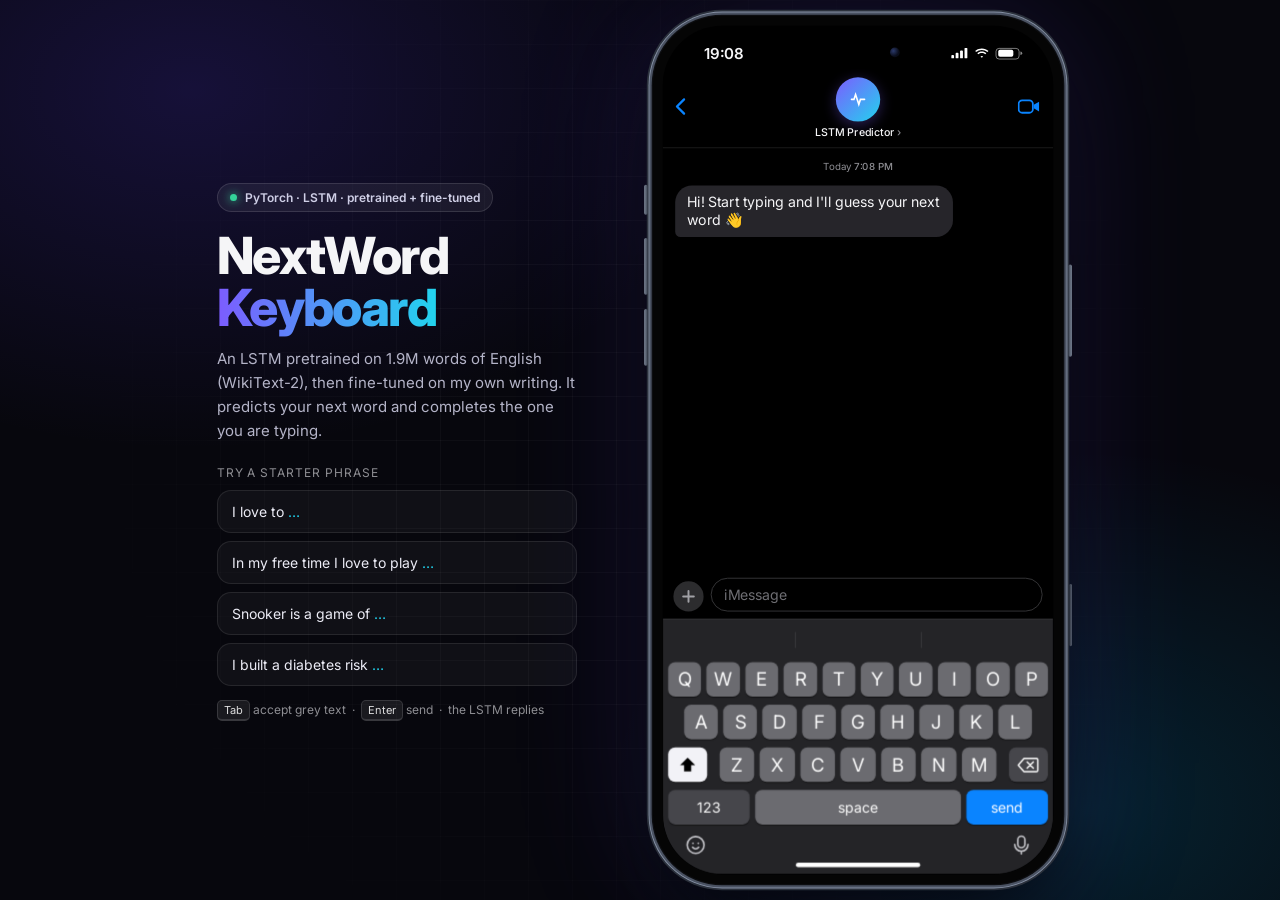
<file: frontend/index.html>
<!doctype html>
<html lang="en">
<head>
<meta charset="utf-8">
<meta name="viewport" content="width=device-width, initial-scale=1, viewport-fit=cover">
<title>NextWord Keyboard</title>
<link rel="preconnect" href="https://fonts.googleapis.com">
<link href="https://fonts.googleapis.com/css2?family=Inter:wght@400;500;600;700;800&display=swap" rel="stylesheet">
<link rel="stylesheet" href="keyboard.css">
</head>
<body>

<section class="info">
  <div class="badge"><span class="dot"></span> PyTorch · LSTM · pretrained + fine-tuned</div>
  <h1>NextWord<br><span>Keyboard</span></h1>
  <p>An LSTM pretrained on 1.9M words of English (WikiText-2), then fine-tuned on my own writing. It predicts your next word and completes the one you are typing.</p>
  <div class="tryme">
    <div class="label">Try a starter phrase</div>
    <button data-text="I love to ">I love to <em>…</em></button>
    <button data-text="In my free time I love to play ">In my free time I love to play <em>…</em></button>
    <button data-text="Snooker is a game of ">Snooker is a game of <em>…</em></button>
    <button data-text="I built a diabetes risk ">I built a diabetes risk <em>…</em></button>
  </div>
  <div class="hint"><kbd>Tab</kbd> accept grey text &nbsp;·&nbsp; <kbd>Enter</kbd> send &nbsp;·&nbsp; the LSTM replies</div>
</section>

<div class="stage" id="stage">
  <div class="iphone" id="iphone">
    <span class="btn action"></span>
    <span class="btn vol-up"></span>
    <span class="btn vol-down"></span>
    <span class="btn power"></span>
    <span class="btn camera"></span>

    <div class="screen">
      <div class="island"><span class="lens"></span></div>

      <div class="status">
        <span class="time" id="clock">9:41</span>
        <span class="icons">
          <svg width="19" height="12" viewBox="0 0 19 12"><rect x="0" y="8" width="3.2" height="4" rx="1"/><rect x="5" y="5.5" width="3.2" height="6.5" rx="1"/><rect x="10" y="3" width="3.2" height="9" rx="1"/><rect x="15" y="0" width="3.2" height="12" rx="1"/></svg>
          <svg width="17" height="12" viewBox="0 0 17 12"><path d="M8.5 2.2c2.4 0 4.6.9 6.3 2.5l1.2-1.2C14 1.6 11.4.5 8.5.5S3 1.6 1 3.5l1.2 1.2C3.9 3.1 6.1 2.2 8.5 2.2zm0 3.4c1.5 0 2.9.6 3.9 1.5l1.2-1.2c-1.4-1.3-3.2-2-5.1-2s-3.7.7-5.1 2l1.2 1.2c1-.9 2.4-1.5 3.9-1.5zm0 3.4c.6 0 1.1.2 1.5.6L8.5 11.1 7 9.6c.4-.4.9-.6 1.5-.6z"/></svg>
          <span class="battery"><span class="level"></span></span>
        </span>
      </div>

      <header class="header">
        <span class="back">
          <svg width="12" height="20" viewBox="0 0 12 20"><path d="M10 2 2 10l8 8" fill="none" stroke="currentColor" stroke-width="2.6" stroke-linecap="round" stroke-linejoin="round"/></svg>
        </span>
        <div class="contact">
          <div class="avatar">
            <svg width="22" height="22" viewBox="0 0 24 24" fill="none" stroke="#fff" stroke-width="2" stroke-linecap="round"><path d="M4 12h3l2-6 4 12 2-6h5"/></svg>
          </div>
          <div class="name">LSTM Predictor <span>›</span></div>
        </div>
        <span class="video">
          <svg width="26" height="18" viewBox="0 0 26 18"><rect x="1" y="2" width="16" height="14" rx="4" fill="none" stroke="currentColor" stroke-width="2"/><path d="M18 7l6-3.5v11L18 11z" fill="currentColor"/></svg>
        </span>
      </header>

      <main class="chat" id="chat">
        <div class="stamp">Today <b id="today"></b></div>
        <div class="bubble bot">Hi! Start typing and I'll guess your next word 👋</div>
      </main>

      <div class="composer">
        <button class="plus" aria-label="Add">
          <svg width="16" height="16" viewBox="0 0 16 16"><path d="M8 2v12M2 8h12" stroke="currentColor" stroke-width="2.2" stroke-linecap="round"/></svg>
        </button>
        <div class="input-wrap">
          <div class="field">
            <div class="ghost" id="ghost" aria-hidden="true"></div>
            <textarea id="text" rows="1" placeholder="iMessage" autofocus spellcheck="false"></textarea>
          </div>
          <button class="send" id="send" aria-label="Send">
            <svg width="14" height="14" viewBox="0 0 24 24" fill="none" stroke="currentColor" stroke-width="3.2" stroke-linecap="round" stroke-linejoin="round"><path d="M12 20V4M5 11l7-7 7 7"/></svg>
          </button>
        </div>
      </div>

      <div class="keyboard">
        <div class="suggestions" id="suggestions">
          <button class="sugg empty" data-i="1"><span class="w"></span><span class="bar"><i></i></span></button>
          <button class="sugg empty top" data-i="0"><span class="w"></span><span class="bar"><i></i></span></button>
          <button class="sugg empty" data-i="2"><span class="w"></span><span class="bar"><i></i></span></button>
        </div>
        <div id="keys"></div>
        <div class="kb-bottom">
          <svg width="24" height="24" viewBox="0 0 24 24" fill="none" stroke="currentColor" stroke-width="1.8"><circle cx="12" cy="12" r="9.5"/><path d="M8.5 14.5c1 1.3 2.2 2 3.5 2s2.5-.7 3.5-2" stroke-linecap="round"/><circle cx="9" cy="10" r="1" fill="currentColor" stroke="none"/><circle cx="15" cy="10" r="1" fill="currentColor" stroke="none"/></svg>
          <svg width="22" height="24" viewBox="0 0 22 24" fill="none" stroke="currentColor" stroke-width="1.8" stroke-linecap="round"><rect x="7" y="2" width="8" height="13" rx="4"/><path d="M3.5 11.5a7.5 7.5 0 0 0 15 0M11 19v3"/></svg>
        </div>
        <div class="home-bar"></div>
      </div>
    </div>
  </div>
</div>

<script src="keyboard.js"></script>
</body>
</html>
</file>
<file: frontend/keyboard.css>
:root {
  /* iPhone 18 Pro Max: 440 x 956 pt display */
  --screen-w: 440px;
  --screen-h: 956px;
  --bezel: 11px;

  --page-bg: #07070d;
  --text: #f5f5f7;
  --muted: #8e8e93;
  --blue: #0a84ff;
  --accent: #7c5cff;
  --accent2: #22d3ee;

  --kb-bg: rgba(44, 44, 48, 0.82);
  --key: #6b6b70;
  --key-hi: #8a8a90;
  --key-mod: #46464b;
}

* { box-sizing: border-box; -webkit-tap-highlight-color: transparent; }
html, body { margin: 0; height: 100%; }

body {
  font-family: -apple-system, BlinkMacSystemFont, 'SF Pro Text', 'Inter', system-ui, sans-serif;
  color: var(--text);
  background:
    radial-gradient(900px 600px at 15% 10%, #5b3cff2e, transparent 60%),
    radial-gradient(800px 600px at 85% 90%, #00c6ff24, transparent 60%),
    var(--page-bg);
  display: flex; align-items: center; justify-content: center;
  gap: clamp(32px, 6vw, 96px);
  padding: 16px;
  overflow: hidden;
}
body::before {
  content: ''; position: fixed; inset: 0; pointer-events: none;
  background-image: linear-gradient(#ffffff08 1px, transparent 1px), linear-gradient(90deg, #ffffff08 1px, transparent 1px);
  background-size: 44px 44px;
  mask-image: radial-gradient(circle at center, #000 30%, transparent 75%);
}

/* ================= side panel ================= */
.info { max-width: 360px; position: relative; z-index: 1; }
.badge {
  display: inline-flex; align-items: center; gap: 8px; font-size: 12px; font-weight: 600;
  padding: 6px 12px; border-radius: 999px; background: #ffffff0f; border: 1px solid #ffffff1f; color: #cfcfe6;
}
.badge .dot { width: 7px; height: 7px; border-radius: 50%; background: #34d399; box-shadow: 0 0 10px #34d399; }
.info h1 {
  font-family: 'Inter', sans-serif; font-size: clamp(38px, 4vw, 54px); font-weight: 800;
  letter-spacing: -0.03em; line-height: 1; margin: 18px 0 14px;
}
.info h1 span {
  background: linear-gradient(90deg, var(--accent), var(--accent2));
  -webkit-background-clip: text; background-clip: text; color: transparent;
}
.info p { color: #b4b4c8; line-height: 1.6; margin: 0 0 22px; font-size: 15px; }
.tryme .label { font-size: 12px; text-transform: uppercase; letter-spacing: .08em; color: var(--muted); margin-bottom: 10px; }
.tryme button {
  display: block; width: 100%; text-align: left; margin-bottom: 8px; cursor: pointer;
  background: #ffffff0a; border: 1px solid #ffffff17; color: #ececf6;
  padding: 12px 14px; border-radius: 14px; font: inherit; font-size: 14px;
  transition: background .2s, border-color .2s, transform .1s;
}
.tryme button em { color: var(--accent2); font-style: normal; }
.tryme button:hover { background: #ffffff14; border-color: #7c5cff66; }
.tryme button:active { transform: scale(.98); }
.hint { margin-top: 16px; font-size: 12px; color: var(--muted); }
kbd {
  font-family: inherit; font-size: 11px; padding: 2px 6px; border-radius: 5px;
  background: #ffffff14; border: 1px solid #ffffff22; border-bottom-width: 2px; color: #ddd;
}

/* ================= iPhone ================= */
.stage {
  /* scaled from JS so the full phone always fits the viewport */
  width: calc((var(--screen-w) + var(--bezel) * 2) * var(--s, 1));
  height: calc((var(--screen-h) + var(--bezel) * 2) * var(--s, 1));
  flex-shrink: 0; position: relative;
}
.iphone {
  position: absolute; top: 0; left: 0;
  width: calc(var(--screen-w) + var(--bezel) * 2);
  height: calc(var(--screen-h) + var(--bezel) * 2);
  transform: scale(var(--s, 1)); transform-origin: top left;
  padding: var(--bezel);
  border-radius: 78px;
  background: #050505;
  /* titanium frame */
  box-shadow:
    0 0 0 1.5px #0c0d10,
    0 0 0 4px #4a5262,
    0 0 0 5px #8792a6,
    0 0 0 7px #2b313c,
    0 50px 100px -20px #000c,
    0 0 160px #6a4cff30;
}
.btn {
  position: absolute; width: 4px; border-radius: 2px;
  background: linear-gradient(90deg, #7d8798, #3b4250);
}
.btn.action   { left: -10px; top: 190px; height: 34px; }
.btn.vol-up   { left: -10px; top: 250px; height: 64px; }
.btn.vol-down { left: -10px; top: 330px; height: 64px; }
.btn.power    { right: -10px; top: 280px; height: 104px; background: linear-gradient(270deg, #7d8798, #3b4250); }
.btn.camera   { right: -10px; top: 640px; height: 70px; width: 3px; background: linear-gradient(270deg, #5a6272, #2b313c); }

.screen {
  width: 100%; height: 100%; border-radius: 67px; overflow: hidden; position: relative;
  background: #000; display: flex; flex-direction: column;
}
.island {
  position: absolute; top: 12px; left: 50%; transform: translateX(-50%); z-index: 10;
  width: 122px; height: 36px; border-radius: 20px; background: #000;
}
.island .lens {
  position: absolute; right: 14px; top: 50%; transform: translateY(-50%);
  width: 11px; height: 11px; border-radius: 50%;
  background: radial-gradient(circle at 35% 35%, #2b3a6b, #0a0d1a 60%);
}

.status {
  height: 56px; flex-shrink: 0; display: flex; align-items: center; justify-content: space-between;
  padding: 6px 38px 0 46px; font-weight: 600; font-size: 17px;
}
.status .icons { display: flex; align-items: center; gap: 7px; }
.status svg { fill: #fff; }
.battery {
  width: 27px; height: 13px; border-radius: 4px; border: 1.3px solid #ffffff88; padding: 1.5px; position: relative;
}
.battery::after { content: ''; position: absolute; right: -4px; top: 3.5px; width: 2px; height: 4px; border-radius: 0 2px 2px 0; background: #ffffff88; }
.battery .level { display: block; height: 100%; width: 78%; border-radius: 2px; background: #fff; }

/* ---------- chat ---------- */
.header {
  flex-shrink: 0; display: grid; grid-template-columns: 40px 1fr 40px; align-items: center;
  padding: 2px 14px 10px; color: var(--blue);
  background: linear-gradient(#000, #000d); border-bottom: 0.5px solid #ffffff1a;
}
.contact { display: flex; flex-direction: column; align-items: center; gap: 4px; }
.avatar {
  width: 50px; height: 50px; border-radius: 50%; display: grid; place-items: center;
  background: linear-gradient(135deg, var(--accent), var(--accent2));
  box-shadow: 0 4px 16px #7c5cff55;
}
.contact .name { color: var(--text); font-size: 12px; font-weight: 500; }
.contact .name span { color: var(--muted); }
.video { justify-self: end; }

.chat {
  flex: 1; min-height: 0;          /* lets the chat shrink so the keyboard never gets pushed off */
  overflow-y: auto; padding: 12px 14px; display: flex; flex-direction: column; gap: 6px;
  scrollbar-width: none;
}
.chat::-webkit-scrollbar { display: none; }
.stamp { text-align: center; font-size: 11px; color: var(--muted); margin: 2px 0 8px; }
.stamp b { font-weight: 500; }
.bubble {
  max-width: 76%; padding: 8px 13px; border-radius: 19px; font-size: 16px; line-height: 1.32;
  animation: pop .28s cubic-bezier(.2, .9, .3, 1.3); white-space: pre-wrap; overflow-wrap: anywhere;
}
.bubble.me { align-self: flex-end; background: var(--blue); border-bottom-right-radius: 6px; }
.bubble.bot { align-self: flex-start; background: #26252a; border-bottom-left-radius: 6px; }
.bubble .caption {
  display: block; font-size: 10.5px; font-weight: 600; letter-spacing: .02em; margin-bottom: 3px;
  background: linear-gradient(90deg, #a78bfa, var(--accent2)); -webkit-background-clip: text; background-clip: text; color: transparent;
}
.bubble.typing { display: flex; gap: 4px; padding: 13px 14px; }
.bubble.typing i { width: 7px; height: 7px; border-radius: 50%; background: #8e8e93; animation: blink 1.2s infinite; }
.bubble.typing i:nth-child(2) { animation-delay: .2s; }
.bubble.typing i:nth-child(3) { animation-delay: .4s; }
@keyframes blink { 0%, 60%, 100% { opacity: .3; transform: translateY(0); } 30% { opacity: 1; transform: translateY(-2px); } }
@keyframes pop { from { transform: translateY(8px) scale(.9); opacity: 0; } to { transform: none; opacity: 1; } }

.composer { flex-shrink: 0; display: flex; align-items: flex-end; gap: 8px; padding: 6px 12px 8px; }
.plus {
  width: 34px; height: 34px; border-radius: 50%; border: none; flex-shrink: 0; cursor: pointer;
  background: #2c2c2e; color: #a1a1a6; display: grid; place-items: center;
}
.input-wrap {
  flex: 1; display: flex; align-items: flex-end; gap: 6px; min-height: 36px;
  border: 1px solid #3a3a3c; border-radius: 19px; padding: 4px 4px 4px 14px;
}
.field { flex: 1; position: relative; display: flex; min-width: 0; }
#text, .ghost {
  font: inherit; font-size: 16px; line-height: 21px; padding: 3px 0; letter-spacing: normal;
  white-space: pre-wrap; overflow-wrap: break-word; word-break: normal;
}
#text {
  flex: 1; width: 100%; background: none; border: none; outline: none; color: var(--text); resize: none;
  max-height: 108px; overflow-y: auto; scrollbar-width: none; position: relative; z-index: 1;
}
#text::-webkit-scrollbar { display: none; }
/* inline completion: same text metrics as the textarea, typed part invisible, suggestion in grey */
.ghost { position: absolute; inset: 0; overflow: hidden; pointer-events: none; color: transparent; }
.ghost .rest { color: #6e6e76; }
#text::placeholder { color: #6e6e73; }
.send {
  width: 28px; height: 28px; border-radius: 50%; border: none; flex-shrink: 0; cursor: pointer;
  background: var(--blue); color: #fff; display: grid; place-items: center;
  transform: scale(0); transition: transform .18s cubic-bezier(.2, .9, .3, 1.3);
}
.input-wrap.has-text .send { transform: scale(1); }
.send:active { filter: brightness(.85); }

/* ---------- keyboard (compact) ---------- */
.keyboard {
  flex-shrink: 0; background: var(--kb-bg); backdrop-filter: blur(30px) saturate(1.6);
  border-top: 0.5px solid #ffffff14; padding: 4px 3px 0;
}
.suggestions { display: grid; grid-template-columns: 1fr 1fr 1fr; height: 38px; margin: 0 4px 6px; }
.sugg {
  background: none; border: none; color: var(--text); font: inherit; font-size: 16px; cursor: pointer;
  position: relative; display: flex; flex-direction: column; align-items: center; justify-content: center;
  gap: 3px; border-radius: 9px; padding: 0 6px; overflow: hidden; transition: background .15s, transform .1s;
}
.sugg + .sugg::before { content: ''; position: absolute; left: 0; top: 10px; bottom: 10px; width: 1px; background: #ffffff22; }
.sugg:hover { background: #ffffff10; }
.sugg:active { transform: scale(.94); background: #ffffff20; }
.sugg .w { white-space: nowrap; overflow: hidden; text-overflow: ellipsis; max-width: 100%; }
.sugg.top .w { font-weight: 600; }
.sugg .w b { color: var(--accent2); font-weight: inherit; }
.sugg .bar { height: 2.5px; border-radius: 2px; width: 34%; background: #ffffff14; overflow: hidden; }
.sugg .bar i { display: block; height: 100%; width: 0; background: linear-gradient(90deg, var(--accent), var(--accent2)); transition: width .35s ease; }
.sugg.empty { pointer-events: none; }
.sugg.empty .bar { opacity: 0; }
.sugg.fade .w { animation: fadeIn .22s ease; }
@keyframes fadeIn { from { opacity: 0; transform: translateY(3px); } to { opacity: 1; transform: none; } }

.row { display: flex; justify-content: center; gap: 6px; margin-bottom: 9px; padding: 0 3px; }
.row.mid { padding: 0 21px; }
.key {
  flex: 1; height: 39px; border-radius: 8px; border: none; padding: 0;
  background: var(--key); color: #fff; font: inherit; font-size: 21px; font-weight: 400;
  box-shadow: 0 1px 0 #0000009c; cursor: pointer; position: relative; user-select: none;
  display: grid; place-items: center; transition: background .06s;
}
.key:active, .key.pressed { background: var(--key-hi); }
.key.mod { background: var(--key-mod); flex: 0 0 44px; }
.key.mod.gap-r { margin-right: 8px; }
.key.mod.gap-l { margin-left: 8px; }
.key.wide { flex: 0 0 92px; font-size: 16px; }
.key.space { flex: 1; font-size: 16px; }
.key.ret { flex: 0 0 92px; font-size: 16px; background: var(--blue); }
.key.on { background: #f2f2f7; color: #000; }
.key svg { pointer-events: none; }
.key .pop {
  position: absolute; bottom: calc(100% - 4px); left: 50%; transform: translateX(-50%) scale(.6);
  width: 54px; height: 60px; border-radius: 12px 12px 8px 8px; background: var(--key-hi);
  display: grid; place-items: center; font-size: 32px; opacity: 0; pointer-events: none; z-index: 5;
  box-shadow: 0 8px 20px #000a; transition: opacity .05s, transform .05s;
}
.key.pressed .pop { opacity: 1; transform: translateX(-50%) scale(1); }

.kb-bottom { display: flex; justify-content: space-between; padding: 2px 22px 0; color: #c7c7cc; height: 30px; }
.home-bar { width: 140px; height: 5px; border-radius: 3px; background: #fff; margin: 4px auto 8px; }

/* ================= small screens: phone becomes the page ================= */
@media (max-width: 760px) {
  .info { display: none; }
  body { padding: 0; }
  .stage { width: 100vw !important; height: 100dvh !important; }
  .iphone { width: 100%; height: 100%; transform: none; padding: 0; border-radius: 0; box-shadow: none; }
  .btn, .island { display: none; }
  .screen { border-radius: 0; }
  .status { display: none; }
  .header { padding-top: max(12px, env(safe-area-inset-top)); }
  .home-bar { margin-bottom: max(8px, env(safe-area-inset-bottom)); }
}

/* suggestions waiting for a fresh prediction: dimmed and not tappable */
.sugg.stale { opacity: 0.35; pointer-events: none; transition: opacity 0.15s; }
</file>
